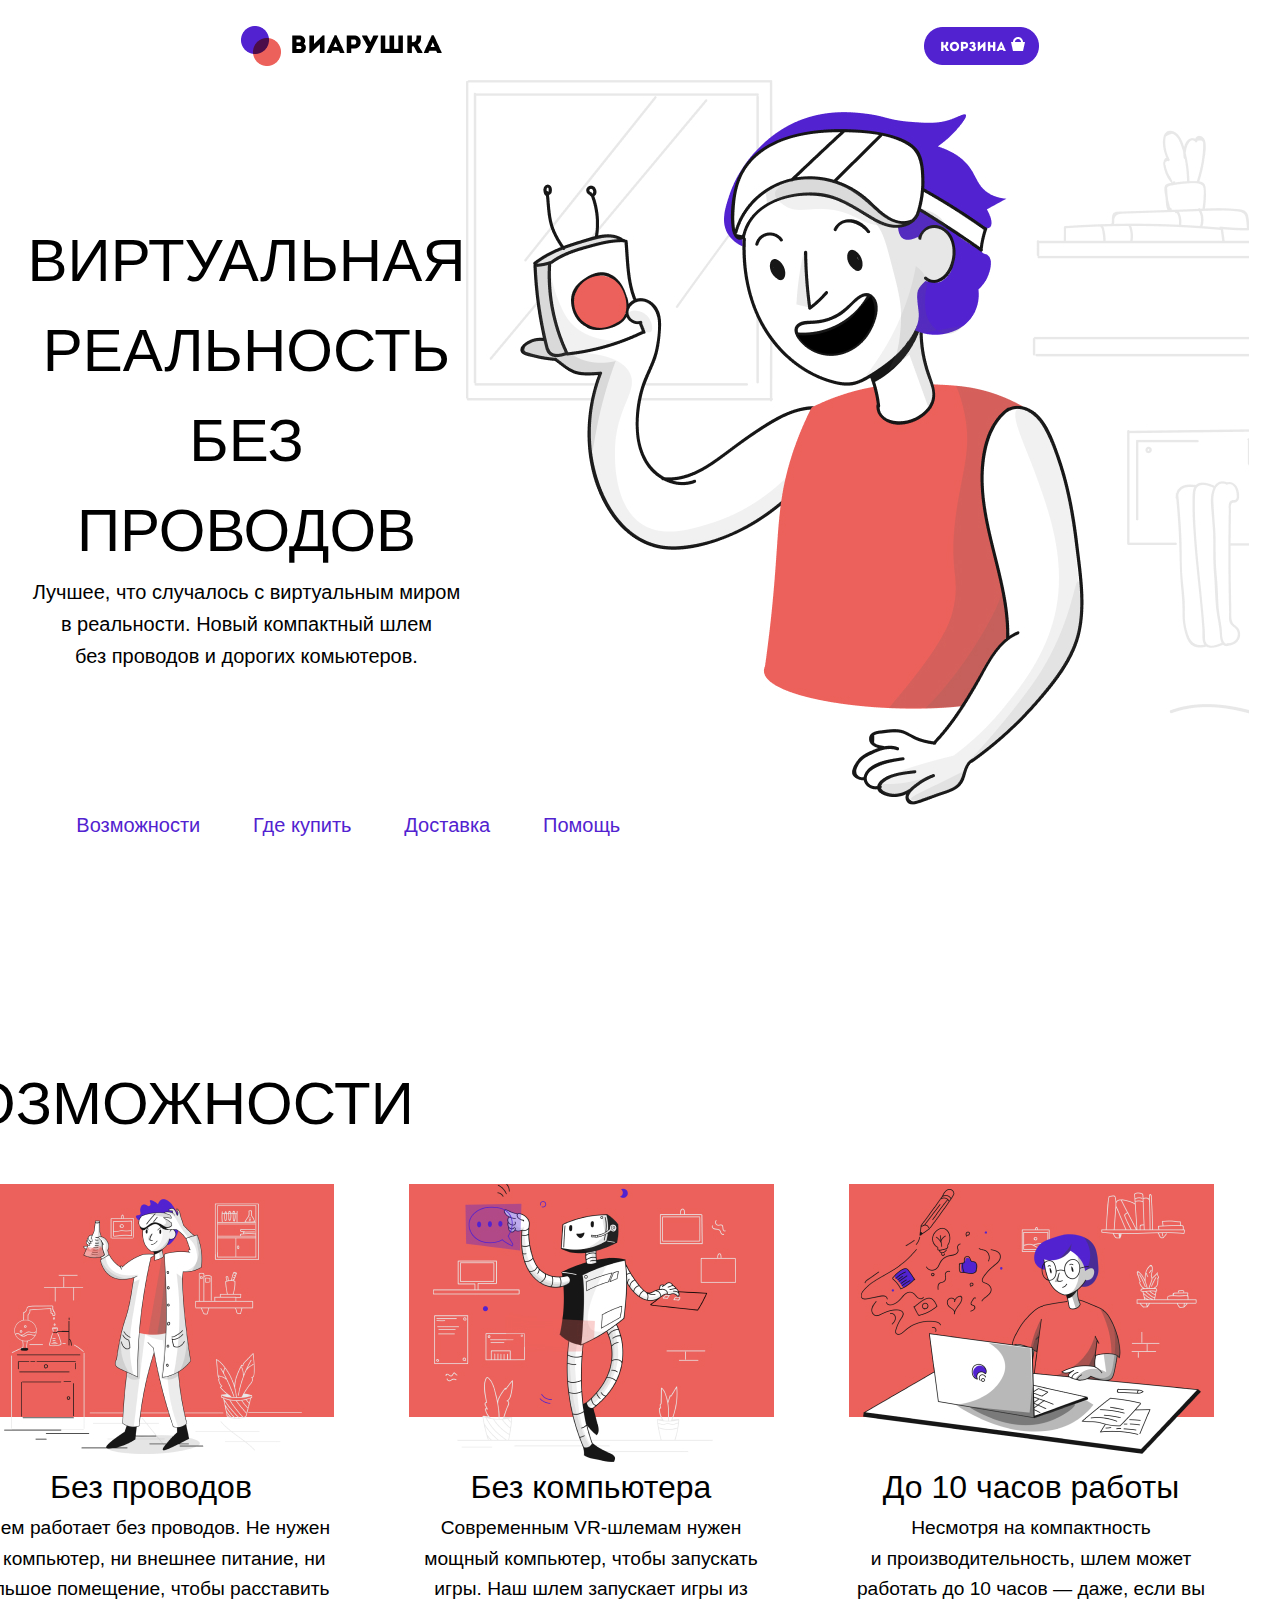
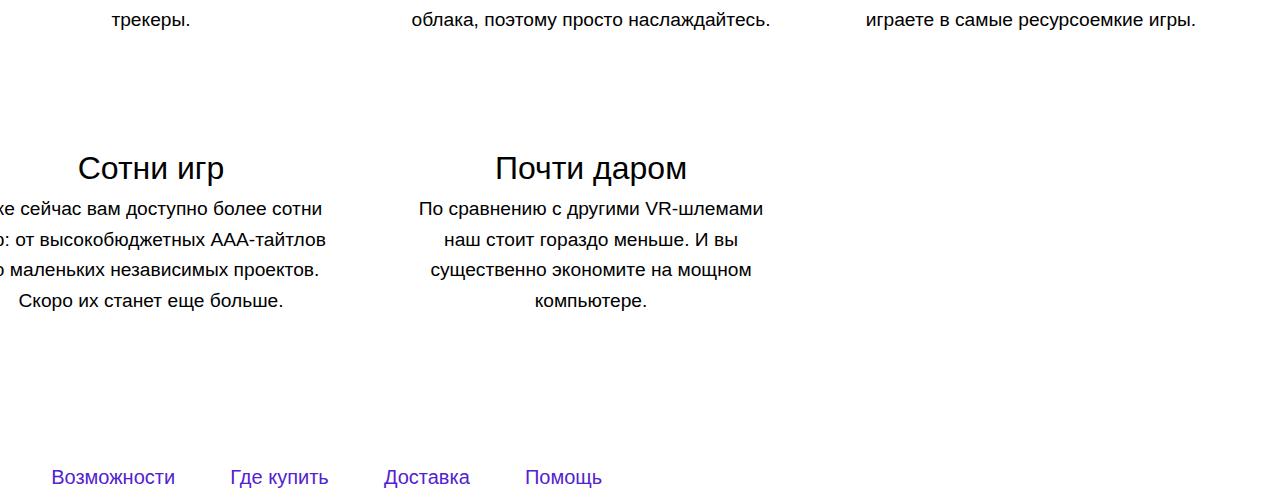
<file: index.html>
<!DOCTYPE html>
<html lang="en">
<head>
    <meta charset="UTF-8">
    <meta http-equiv="X-UA-Compatible" content="IE=edge">
    <meta name="viewport" content="width=device-width, initial-scale=1.0">
    <link rel="stylesheet" href="style/style.css">
    <title>Document</title>
</head>
<body>
    <header class="header">
        <div class="info__row"> 
            <div><img src="assets/images/info/logo.png" alt="logo"></div>
            <div><img src="assets/images/info/button-cart.png" alt="button"></div>
        </div>
    </header>
    <main class="main">
        <div class="info__body">
            <div class="info__row">
                <div class="info__column">
                    <div class="info__title title">
                        Виртуальная реальность без проводов
                    </div>
                    <div class="info__subtitle">
                        Лучшее, что случалось с виртуальным миром в реальности. Новый компактный шлем без проводов и дорогих комьютеров.
                    </div>
                </div>
                <div class="info__column">
                    <div class="item-info__pic">
                        <img  src="assets/images/info/picture.jpg" alt="man">
                    </div>
                </div>
            </div>
            <div  class="info__menu">
                <nav>
                    <a class="menu" href="#">Возможности</a>
                    <a class="menu" href="#">Где купить</a>
                    <a class="menu" href="#">Доставка</a>
                    <a class="menu" href="#">Помощь</a>
                </nav>
            </div>

        </div>
        <div class="options__body">
            <div class="title">
                Возможности
            </div>
            <div class="options__row">
                <div class="options__column">
                    <div class="item-options">
                        <div class="item-options__pic">
                            <img src="assets/images/options/1.jpg" alt="man">
                        </div>
                        <div class="item-options__title">Без проводов</div>
                        <div class="item-options__text"> 
                            Шлем работает без проводов. Не нужен ни компьютер, ни внешнее питание, ни большое помещение, чтобы расставить трекеры. 
                        </div>
                    </div>
                </div>
                <div class="options__column">
                    <div class="item-options">
                        <div class="item-options__pic">
                            <img src="assets/images/options/2.jpg" alt="robot">
                        </div>
                        <div class="item-options__title">Без компьютера</div>
                        <div class="item-options__text">Современным VR-шлемам нужен мощный компьютер, чтобы запускать игры. Наш шлем запускает игры из облака, поэтому просто наслаждайтесь.</div>
                    </div>
                </div>
                <div class="options__column">
                    <div class="item-options">
                        <div class="item-options__pic">
                            <img src="assets/images/options/3.jpg" alt="engineer">
                        </div>
                        <div class="item-options__title">До 10 часов работы</div>
                        <div class="item-options__text">Несмотря на компактность и производительность, шлем может работать до 10 часов — даже, если вы играете в самые ресурсоемкие игры.</div>
                    </div>
                </div>
            </div>
            <div class="options__row">
                <div class="options__column">
                    <div class="item-options">
                        <div class="item-options__title">Сотни игр</div>
                        <div class="item-options__text"> 
                            Уже сейчас вам доступно более сотни игр: от высокобюджетных ААА-тайтлов до маленьких независимых проектов. Скоро их станет еще больше. 
                        </div>
                    </div>
                </div>
                <div class="options__column">
                    <div class="item-options">
                        <div class="item-options__title">Почти даром</div>
                        <div class="item-options__text">По сравнению с другими VR-шлемами наш стоит гораздо меньше. И вы существенно экономите на мощном компьютере.</div>
                    </div>
                </div>
            </div>
        </div>
    </main>
    <footer>
        <div class="info__menu">
            <nav class="info__menu">
                <a class="menu" href="#">Возможности</a>
                <a class="menu" href="#">Где купить</a>
                <a class="menu" href="#">Доставка</a>
                <a class="menu" href="#">Помощь</a>
            </nav>
        </div>
    </footer>
</body>
</html>
</file>
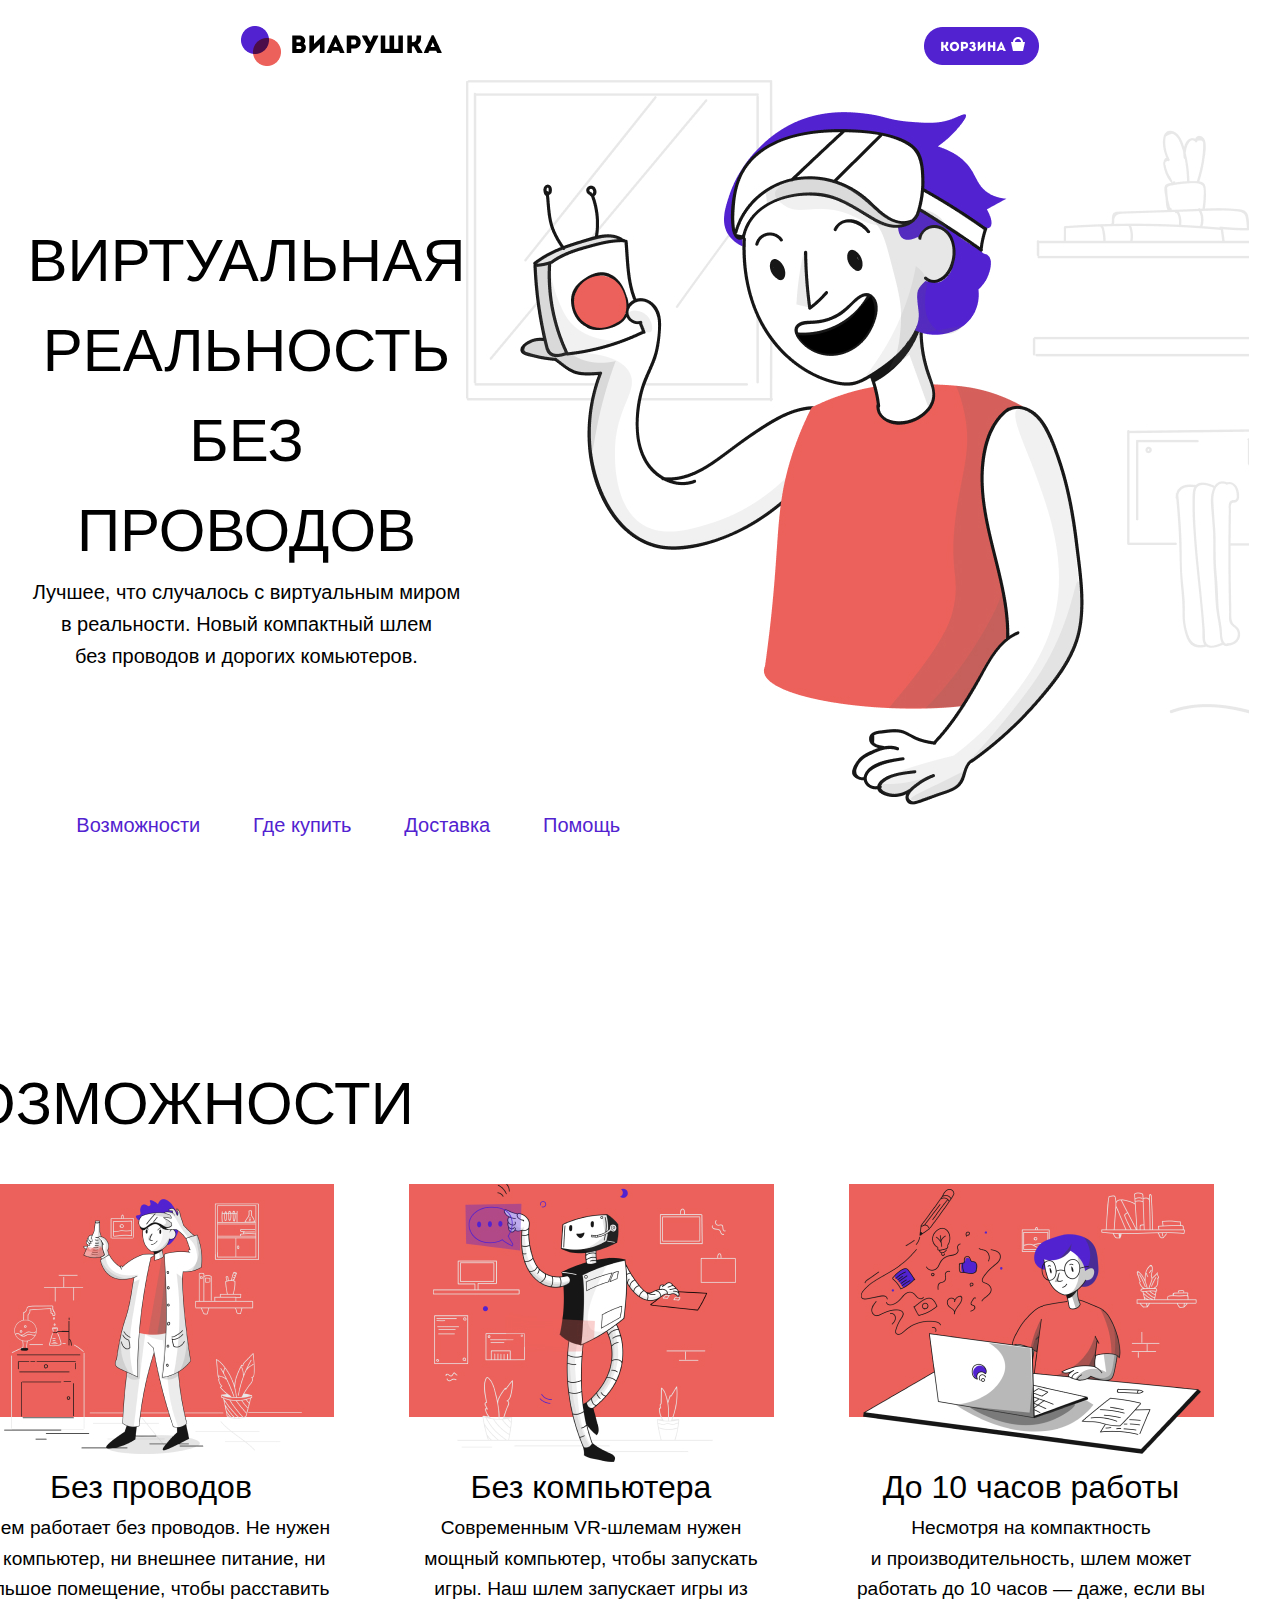
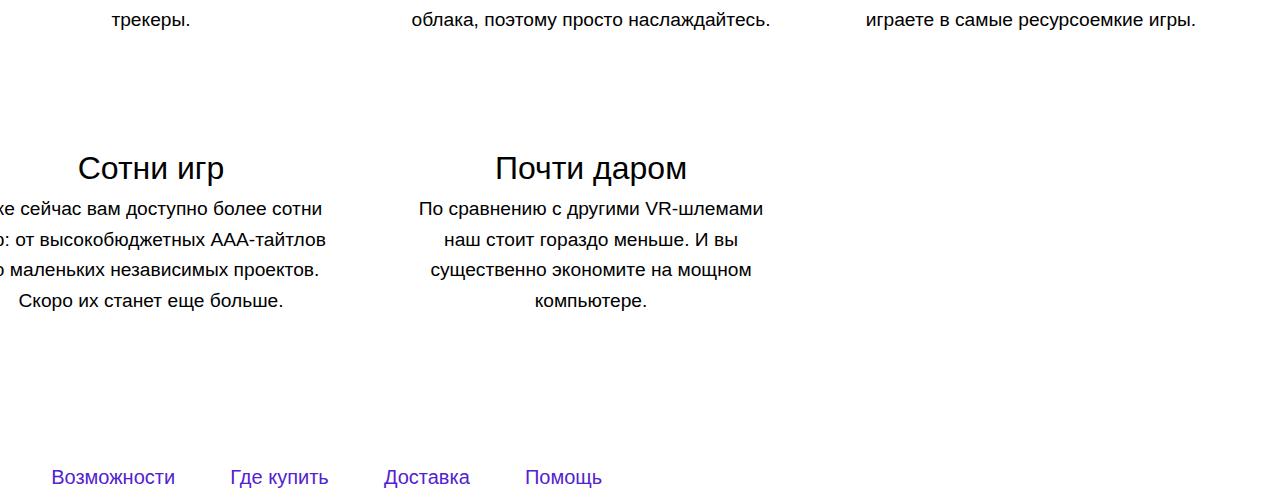
<file: index3.html>
<!DOCTYPE html>
<html lang="en">
<head>
    <meta charset="UTF-8">
    <meta http-equiv="X-UA-Compatible" content="IE=edge">
    <meta name="viewport" content="width=device-width, initial-scale=1.0">
    <link rel="stylesheet" href="style/style3.css">
    <title>Document</title>
</head>
<body>
    <header class="header">
        <div class="info__row"> 
            <div><img src="assets/images/info/logo.png" alt="logo"></div>
            <div><img src="assets/images/info/button-cart.png" alt="button"></div>
        </div>
    </header>
    <main class="main">
        <div class="info__body">
            <div class="info__row">
                <div class="info__column">
                    <div class="info__title title">
                        Виртуальная реальность без проводов
                    </div>
                    <div class="info__subtitle">
                        Лучшее, что случалось с виртуальным миром в реальности. Новый компактный шлем без проводов и дорогих комьютеров.
                    </div>
                </div>
                <div class="info__column">
                    <div class="item-info__pic">
                        <img  src="assets/images/info/picture.jpg" alt="man">
                    </div>
                </div>
            </div>
            <div  class="info__menu">
                <nav>
                    <a class="menu" href="#">Возможности</a>
                    <a class="menu" href="#">Где купить</a>
                    <a class="menu" href="#">Доставка</a>
                    <a class="menu" href="#">Помощь</a>
                </nav>
            </div>

        </div>
        <div class="options__body">
            <div class="title">
                Возможности
            </div>
            <div class="options__row">
                <div class="options__column">
                    <div class="item-options">
                        <div class="item-options__pic">
                            <img src="assets/images/options/1.jpg" alt="man">
                        </div>
                        <div class="item-options__title">Без проводов</div>
                        <div class="item-options__text"> 
                            Шлем работает без проводов. Не нужен ни компьютер, ни внешнее питание, ни большое помещение, чтобы расставить трекеры. 
                        </div>
                    </div>
                </div>
                <div class="options__column">
                    <div class="item-options">
                        <div class="item-options__pic">
                            <img src="assets/images/options/2.jpg" alt="robot">
                        </div>
                        <div class="item-options__title">Без компьютера</div>
                        <div class="item-options__text">Современным VR-шлемам нужен мощный компьютер, чтобы запускать игры. Наш шлем запускает игры из облака, поэтому просто наслаждайтесь.</div>
                    </div>
                </div>
                <div class="options__column">
                    <div class="item-options">
                        <div class="item-options__pic">
                            <img src="assets/images/options/3.jpg" alt="engineer">
                        </div>
                        <div class="item-options__title">До 10 часов работы</div>
                        <div class="item-options__text">Несмотря на компактность и производительность, шлем может работать до 10 часов — даже, если вы играете в самые ресурсоемкие игры.</div>
                    </div>
                </div>
            </div>
            <div class="options__row">
                <div class="options__column">
                    <div class="item-options">
                        <div class="item-options__title">Сотни игр</div>
                        <div class="item-options__text"> 
                            Уже сейчас вам доступно более сотни игр: от высокобюджетных ААА-тайтлов до маленьких независимых проектов. Скоро их станет еще больше. 
                        </div>
                    </div>
                </div>
                <div class="options__column">
                    <div class="item-options">
                        <div class="item-options__title">Почти даром</div>
                        <div class="item-options__text">По сравнению с другими VR-шлемами наш стоит гораздо меньше. И вы существенно экономите на мощном компьютере.</div>
                    </div>
                </div>
            </div>
        </div>
    </main>
    <footer>
        <div class="info__menu">
            <nav class="info__menu">
                <a class="menu" href="#">Возможности</a>
                <a class="menu" href="#">Где купить</a>
                <a class="menu" href="#">Доставка</a>
                <a class="menu" href="#">Помощь</a>
            </nav>
        </div>
    </footer>
</body>
</html>
</file>
<file: style/style.css>
* {
    box-sizing: border-box;
}
body {
    margin: 0;
}

.header{
    display: flex;
    justify-content:space-evenly;
    padding-top: 2%;
}
.info__body {
    justify-self: center;
    margin: 10px 80px 71px 76px;
}
.info__row {
    display: flex;
    width: 100%;
    justify-content: space-around;
    align-items: center;
}
.info__column {
    flex: 0 0 30%;
    width: 100%;
    height: 100%;
    background: #FFFFFF;
    text-align: center;
}
.info-options__pic {
    height: 278px;
}
.info_menu{
    margin-left: 3%;
}
.menu{
    font-family: 'Arial';
    text-decoration: none;
    margin-left: 4%;
    font-style: normal;
    font-weight: 300;
    font-size: 20px;
    line-height: 160%;
    color: #5222D0;
}
.options {
    display: flex;
}
.options__body {
    justify-self: center;
    margin: 218px 178px 72px 80px;
}
.title {
    font-family: 'Arial';
    font-style: normal;
    font-weight: 400px;
    font-size: 60px;
    line-height: 150%;
    color: #000000;
    text-transform: uppercase;
}
.info__subtitle{
    font-family: 'Arial';
    font-style: normal;
    font-weight: 300;
    font-size: 20px;
    line-height: 160%;
    color: #000000;
}
.options__row {
    display: flex;
    width: 100%;
    text-align: center;
}
.options__column {
    flex: 0 0 30%;
    justify-content: center;  
    background: #FFFFFF;
    width: 440px;
    padding: 0 15px;
    text-align: center;
}
.item-options {
    justify-self: center;
    width: 365px;
    margin: 35px;
}
.item-options__pic {
    height: 278px;
}
.item-options__title {
    font-family: 'Arial', sans-serif;
    font-style: normal;
    font-weight: 300;
    font-size: 2rem;
    line-height: 160%;
    color: #000000;
}
.item-options__text {
    font-family: 'Arial', sans-serif;
    font-style: normal;
    font-weight: 300;
    font-size: 1.2rem;
    line-height: 160%;
    color: #000000;
    width: 365px;
    height: 160px;
}
</file>
<file: style/style3.css>
* {
    box-sizing: border-box;
}
body {
    margin: 0;
}

.header{
    display: flex;
    justify-content:space-evenly;
    padding-top: 2%;
}
.info__body {
    justify-self: center;
    margin: 10px 80px 71px 76px;
}
.info__row {
    display: flex;
    width: 100%;
    justify-content: space-around;
    align-items: center;
}
.info__column {
    flex: 0 0 30%;
    width: 100%;
    height: 100%;
    background: #FFFFFF;
    text-align: center;
}
.info-options__pic {
    height: 278px;
}
.info_menu{
    margin-left: 3%;
}
.menu{
    font-family: 'Arial';
    text-decoration: none;
    margin-left: 4%;
    font-style: normal;
    font-weight: 300;
    font-size: 20px;
    line-height: 160%;
    color: #5222D0;
}
.options {
    display: flex;
}
.options__body {
    justify-self: center;
    margin: 218px 178px 72px 80px;
}
.title {
    font-family: 'Arial';
    font-style: normal;
    font-weight: 400px;
    font-size: 60px;
    line-height: 150%;
    color: #000000;
    text-transform: uppercase;
}
.info__subtitle{
    font-family: 'Arial';
    font-style: normal;
    font-weight: 300;
    font-size: 20px;
    line-height: 160%;
    color: #000000;
}
.options__row {
    display: flex;
    width: 100%;
    text-align: center;
}
.options__column {
    flex: 0 0 30%;
    justify-content: center;  
    background: #FFFFFF;
    width: 440px;
    padding: 0 15px;
    text-align: center;
}
.item-options {
    justify-self: center;
    width: 365px;
    margin: 35px;
}
.item-options__pic {
    height: 278px;
}
.item-options__title {
    font-family: 'Arial', sans-serif;
    font-style: normal;
    font-weight: 300;
    font-size: 2rem;
    line-height: 160%;
    color: #000000;
}
.item-options__text {
    font-family: 'Arial', sans-serif;
    font-style: normal;
    font-weight: 300;
    font-size: 1.2rem;
    line-height: 160%;
    color: #000000;
    width: 365px;
    height: 160px;
}
</file>
